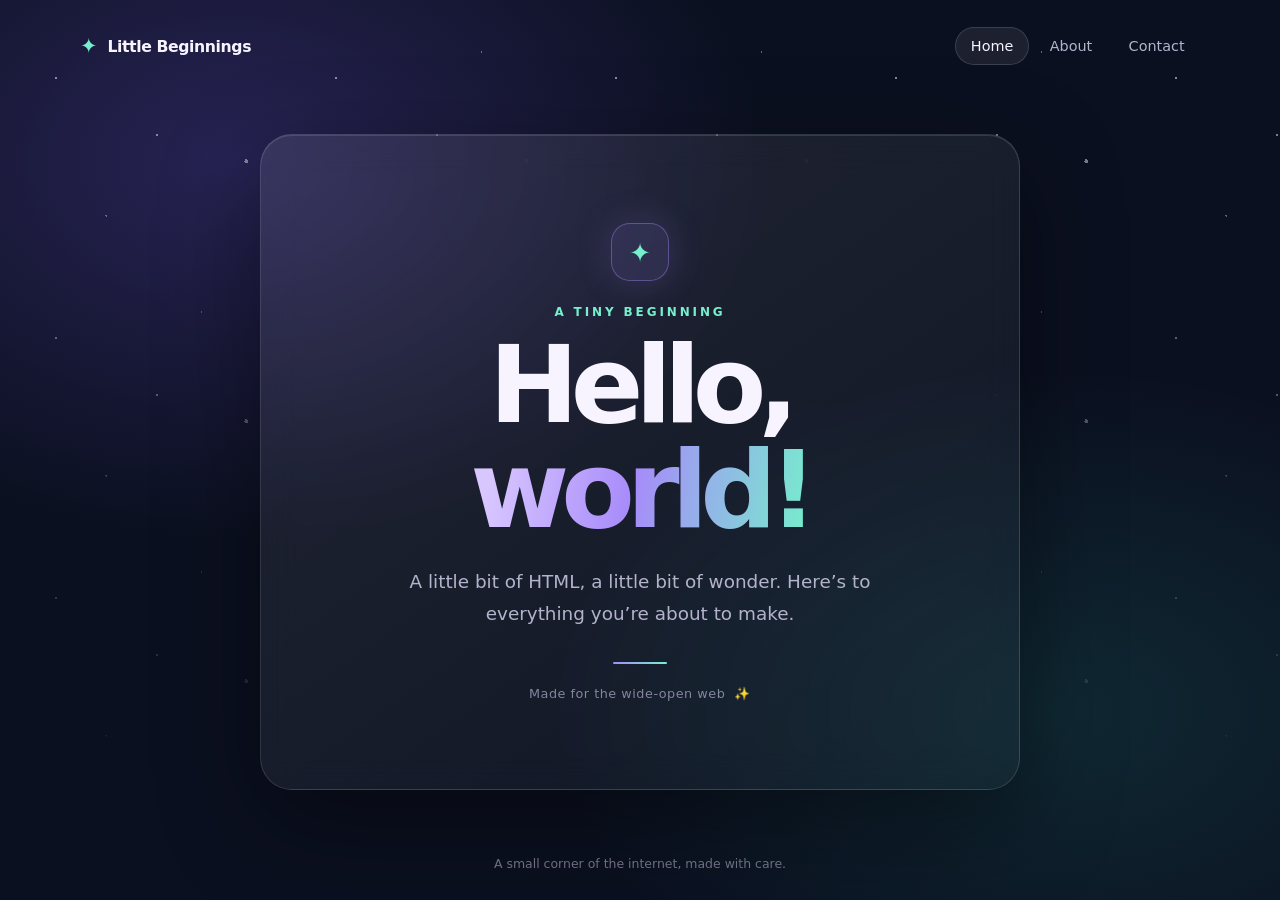
<file: index.html>
<!doctype html>
<html lang="en">
<head>
  <meta charset="utf-8">
  <meta name="viewport" content="width=device-width, initial-scale=1">
  <meta name="theme-color" content="#0b1020">
  <meta name="description" content="A little celebration of the web.">
  <title>Hello, world! · Little Beginnings</title>
  <link rel="stylesheet" href="style.css">
</head>
<body>
  <div class="starfield" aria-hidden="true"></div>
  <header class="site-header">
    <a class="brand" href="index.html" aria-label="Little Beginnings home"><span class="brand-mark">✦</span> Little Beginnings</a>
    <nav aria-label="Main navigation">
      <a class="active" href="index.html" aria-current="page">Home</a>
      <a href="about.html">About</a>
      <a href="contact.html">Contact</a>
    </nav>
  </header>
  <main class="hero">
    <div class="sparkle" aria-hidden="true">✦</div>
    <p class="eyebrow">A tiny beginning</p>
    <h1>Hello,<br><span>world!</span></h1>
    <p class="intro">A little bit of HTML, a little bit of wonder. Here’s to everything you’re about to make.</p>
    <div class="rule" aria-hidden="true"></div>
    <p class="footer">Made for the wide-open web&nbsp; ✨</p>
  </main>
  <footer class="site-footer">A small corner of the internet, made with care.</footer>
</body>
</html>
</file>
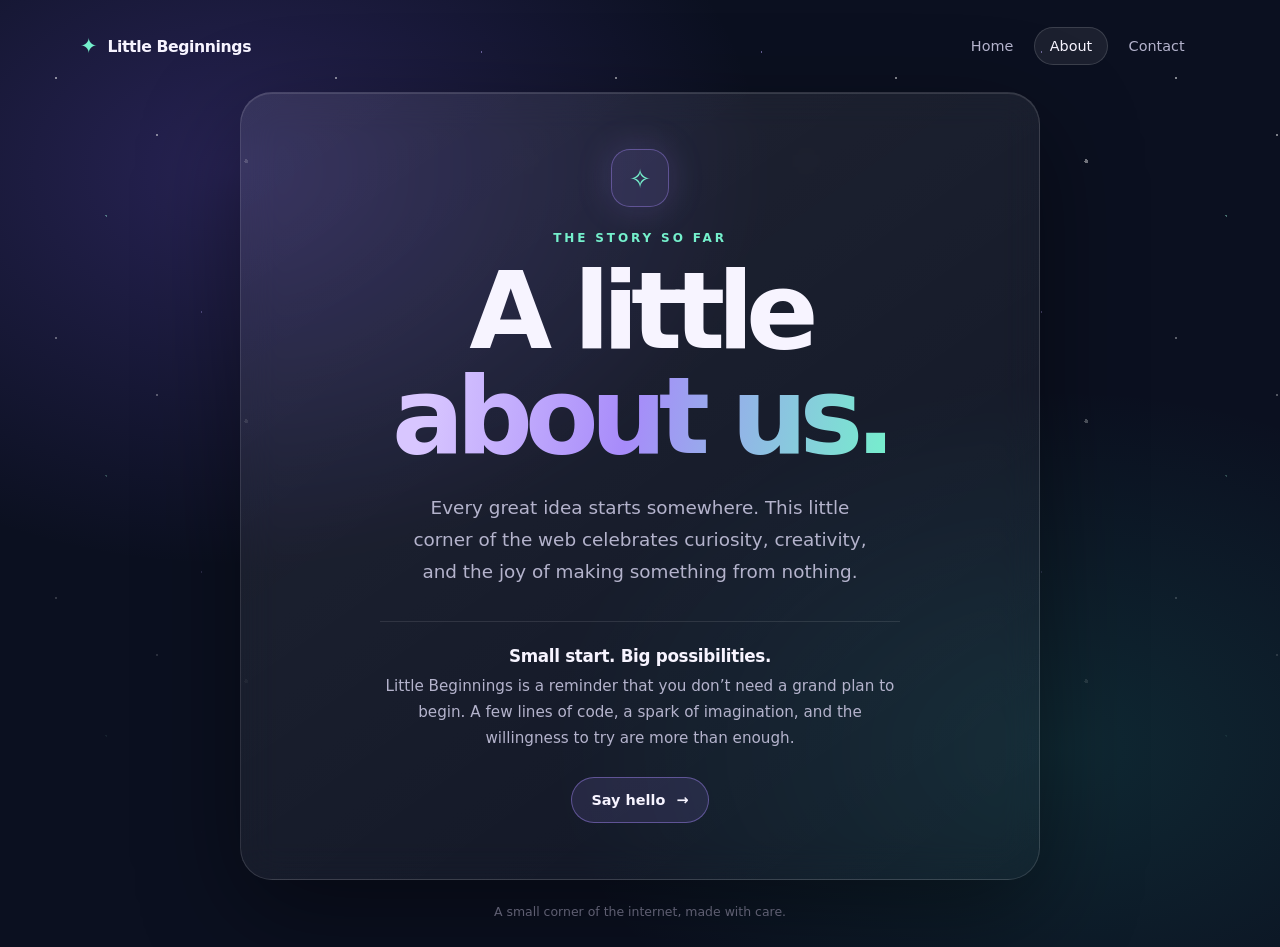
<file: about.html>
<!doctype html>
<html lang="en">
<head>
  <meta charset="utf-8">
  <meta name="viewport" content="width=device-width, initial-scale=1">
  <meta name="theme-color" content="#0b1020">
  <meta name="description" content="The story behind Little Beginnings.">
  <title>About · Little Beginnings</title>
  <link rel="stylesheet" href="style.css">
</head>
<body>
  <div class="starfield" aria-hidden="true"></div>
  <header class="site-header">
    <a class="brand" href="index.html" aria-label="Little Beginnings home"><span class="brand-mark">✦</span> Little Beginnings</a>
    <nav aria-label="Main navigation">
      <a href="index.html">Home</a>
      <a class="active" href="about.html" aria-current="page">About</a>
      <a href="contact.html">Contact</a>
    </nav>
  </header>
  <main class="page-card">
    <div class="sparkle" aria-hidden="true">✧</div>
    <p class="eyebrow">The story so far</p>
    <h1>A little<br><span>about us.</span></h1>
    <p class="intro">Every great idea starts somewhere. This little corner of the web celebrates curiosity, creativity, and the joy of making something from nothing.</p>
    <section class="about-note">
      <h2>Small start. Big possibilities.</h2>
      <p>Little Beginnings is a reminder that you don’t need a grand plan to begin. A few lines of code, a spark of imagination, and the willingness to try are more than enough.</p>
    </section>
    <a class="button-link" href="contact.html">Say hello <span aria-hidden="true">→</span></a>
  </main>
  <footer class="site-footer">A small corner of the internet, made with care.</footer>
</body>
</html>
</file>
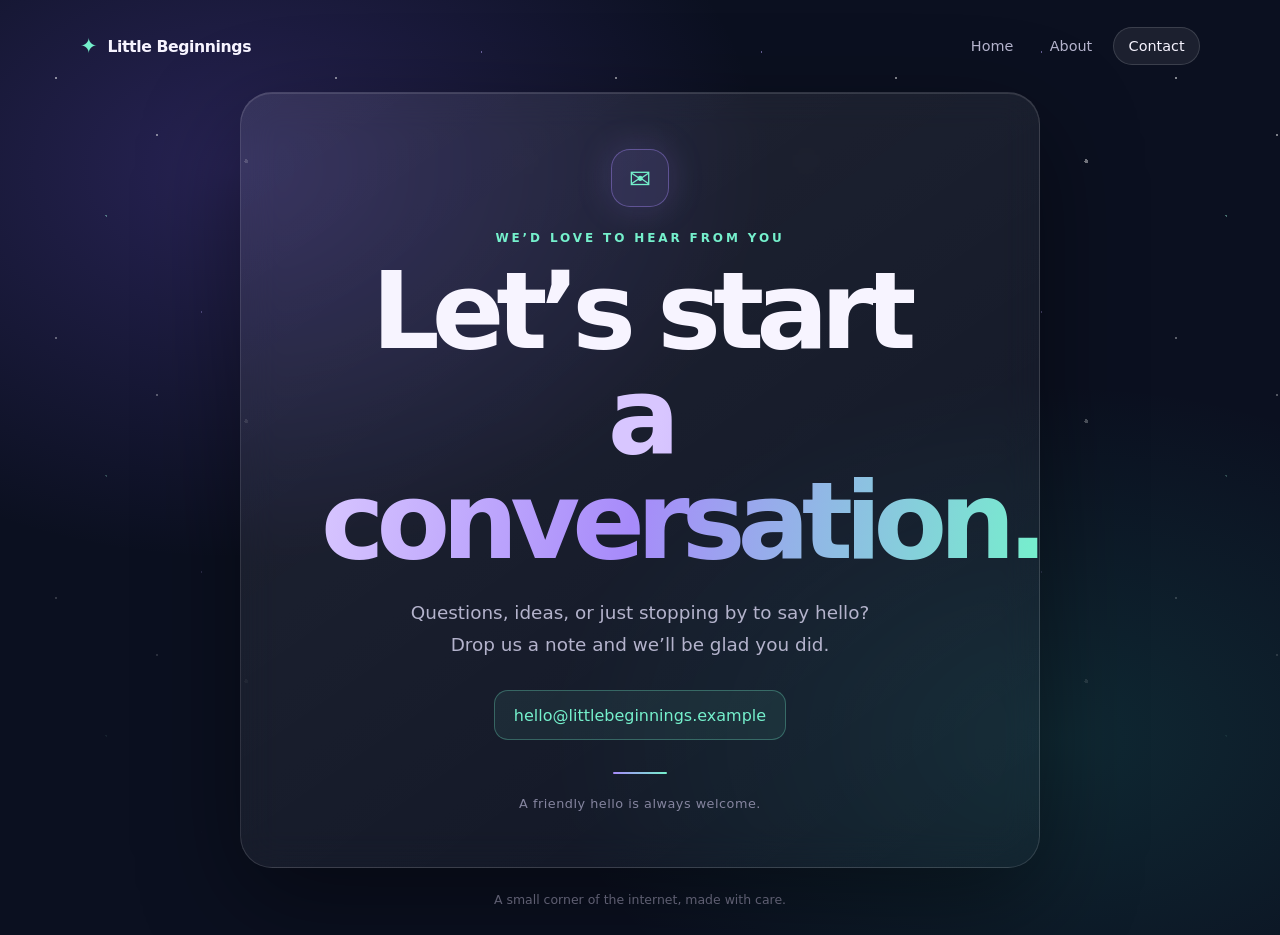
<file: contact.html>
<!doctype html>
<html lang="en">
<head>
  <meta charset="utf-8">
  <meta name="viewport" content="width=device-width, initial-scale=1">
  <meta name="theme-color" content="#0b1020">
  <meta name="description" content="Get in touch with Little Beginnings.">
  <title>Contact · Little Beginnings</title>
  <link rel="stylesheet" href="style.css">
</head>
<body>
  <div class="starfield" aria-hidden="true"></div>
  <header class="site-header">
    <a class="brand" href="index.html" aria-label="Little Beginnings home"><span class="brand-mark">✦</span> Little Beginnings</a>
    <nav aria-label="Main navigation">
      <a href="index.html">Home</a>
      <a href="about.html">About</a>
      <a class="active" href="contact.html" aria-current="page">Contact</a>
    </nav>
  </header>
  <main class="page-card contact-card">
    <div class="sparkle" aria-hidden="true">✉</div>
    <p class="eyebrow">We’d love to hear from you</p>
    <h1>Let’s start<br><span>a conversation.</span></h1>
    <p class="intro">Questions, ideas, or just stopping by to say hello? Drop us a note and we’ll be glad you did.</p>
    <a class="contact-email" href="mailto:hello@littlebeginnings.example">hello@littlebeginnings.example</a>
    <div class="rule" aria-hidden="true"></div>
    <p class="footer">A friendly hello is always welcome.</p>
  </main>
  <footer class="site-footer">A small corner of the internet, made with care.</footer>
</body>
</html>
</file>
<file: style.css>
:root {
  color-scheme: dark;
  --ink: #f7f4ff;
  --muted: #b4b3cc;
  --accent: #a78bfa;
  --mint: #75f0cc;
}

* { box-sizing: border-box; }

body {
  min-height: 100vh;
  margin: 0;
  display: flex;
  flex-direction: column;
  align-items: center;
  color: var(--ink);
  background:
    radial-gradient(ellipse at 18% 18%, rgba(124, 91, 239, .25), transparent 36%),
    radial-gradient(ellipse at 83% 79%, rgba(45, 208, 180, .13), transparent 34%),
    #0b1020;
  font-family: Inter, ui-sans-serif, system-ui, -apple-system, BlinkMacSystemFont, "Segoe UI", sans-serif;
}

.starfield {
  position: fixed;
  inset: 0;
  z-index: -1;
  pointer-events: none;
  opacity: .55;
  background-image: radial-gradient(1px 1px at 20% 30%, #fff 99%, transparent),
    radial-gradient(1px 1px at 72% 20%, #b8a8ff 99%, transparent),
    radial-gradient(2px 2px at 88% 62%, #fff 99%, transparent),
    radial-gradient(1px 1px at 38% 83%, #9cf5dd 99%, transparent),
    radial-gradient(1px 1px at 56% 52%, #fff 99%, transparent);
  background-size: 280px 260px;
  mask-image: linear-gradient(to bottom, black, transparent 95%);
}

.site-header {
  position: relative;
  z-index: 1;
  width: min(100% - 3rem, 1120px);
  min-height: 92px;
  display: flex;
  align-items: center;
  justify-content: space-between;
  gap: 2rem;
}

.brand {
  display: inline-flex;
  align-items: center;
  gap: .65rem;
  color: var(--ink);
  text-decoration: none;
  font-size: .98rem;
  font-weight: 700;
  letter-spacing: -.025em;
}

.brand-mark { color: var(--mint); font-size: 1.3rem; }

nav { display: flex; align-items: center; gap: .35rem; }

nav a {
  padding: .65rem .9rem;
  border: 1px solid transparent;
  border-radius: 999px;
  color: var(--muted);
  font-size: .9rem;
  text-decoration: none;
  transition: color .2s ease, background .2s ease, border-color .2s ease;
}

nav a:hover, nav a:focus-visible { color: var(--ink); background: rgba(255,255,255,.07); }
nav a.active { color: var(--ink); border-color: rgba(255,255,255,.14); background: rgba(255,255,255,.07); }

main {
  position: relative;
  width: min(90vw, 760px);
  margin: auto;
  padding: clamp(2.5rem, 8vw, 5.5rem) clamp(1.5rem, 7vw, 5rem);
  text-align: center;
  border: 1px solid rgba(255, 255, 255, .13);
  border-radius: 32px;
  background: linear-gradient(145deg, rgba(255,255,255,.09), rgba(255,255,255,.025));
  box-shadow: 0 32px 100px rgba(0, 0, 0, .42), inset 0 1px rgba(255,255,255,.12);
  backdrop-filter: blur(18px);
  animation: arrive .9s cubic-bezier(.2,.8,.2,1) both;
}

.page-card { width: min(90vw, 800px); padding-top: clamp(2rem, 5vw, 3.5rem); padding-bottom: clamp(2rem, 5vw, 3.5rem); }
.sparkle { display: inline-grid; width: 58px; height: 58px; margin-bottom: 1.5rem; place-items: center; border: 1px solid rgba(167,139,250,.4); border-radius: 19px; color: var(--mint); background: rgba(167,139,250,.12); font-size: 1.65rem; box-shadow: 0 0 36px rgba(167,139,250,.18); }
.eyebrow { margin: 0 0 .8rem; color: var(--mint); font-size: .75rem; font-weight: 700; letter-spacing: .24em; text-transform: uppercase; }
h1 { margin: 0; font-size: clamp(3.3rem, 10vw, 6.7rem); line-height: .98; letter-spacing: -.075em; font-weight: 760; }
h1 span { color: transparent; background: linear-gradient(100deg, #d8c6ff 8%, #a78bfa 48%, #75f0cc 100%); background-clip: text; -webkit-background-clip: text; }
.intro { max-width: 480px; margin: 1.5rem auto 0; color: var(--muted); font-size: clamp(1rem, 2.5vw, 1.15rem); line-height: 1.75; }
.rule { width: 54px; height: 2px; margin: 2rem auto 1.35rem; border-radius: 2px; background: linear-gradient(90deg, var(--accent), var(--mint)); }
.footer { margin: 0; color: #85859f; font-size: .8rem; letter-spacing: .04em; }
.about-note { max-width: 520px; margin: 2rem auto 1.6rem; padding-top: 1.5rem; border-top: 1px solid rgba(255,255,255,.1); }
.about-note h2 { margin: 0 0 .55rem; font-size: 1.05rem; letter-spacing: -.02em; }
.about-note p { margin: 0; color: var(--muted); font-size: .95rem; line-height: 1.7; }
.button-link { display: inline-flex; align-items: center; gap: .7rem; padding: .85rem 1.2rem; border: 1px solid rgba(167,139,250,.45); border-radius: 999px; color: var(--ink); background: rgba(167,139,250,.12); font-size: .9rem; font-weight: 650; text-decoration: none; transition: background .2s ease, transform .2s ease; }
.button-link:hover { transform: translateY(-2px); background: rgba(167,139,250,.22); }
.contact-email { display: inline-block; margin-top: 1.8rem; padding: .9rem 1.2rem; border: 1px solid rgba(117,240,204,.3); border-radius: 14px; color: var(--mint); background: rgba(117,240,204,.07); text-decoration: none; overflow-wrap: anywhere; }
.contact-email:hover { background: rgba(117,240,204,.13); }
.site-footer { width: min(100% - 3rem, 1120px); padding: 1.5rem 0 1.8rem; color: #77778f; font-size: .78rem; text-align: center; }

@keyframes arrive { from { opacity: 0; transform: translateY(18px) scale(.985); } to { opacity: 1; transform: translateY(0) scale(1); } }

@media (max-width: 560px) {
  .site-header { width: min(100% - 2rem, 1120px); min-height: 82px; flex-direction: column; justify-content: center; gap: .45rem; padding: .8rem 0; }
  nav a { padding: .55rem .75rem; }
  main { width: min(92vw, 760px); border-radius: 25px; }
  .site-footer { width: min(100% - 2rem, 1120px); }
}

@media (prefers-reduced-motion: reduce) { *, *::before, *::after { animation-duration: .01ms !important; animation-iteration-count: 1 !important; scroll-behavior: auto !important; } }
</file>
